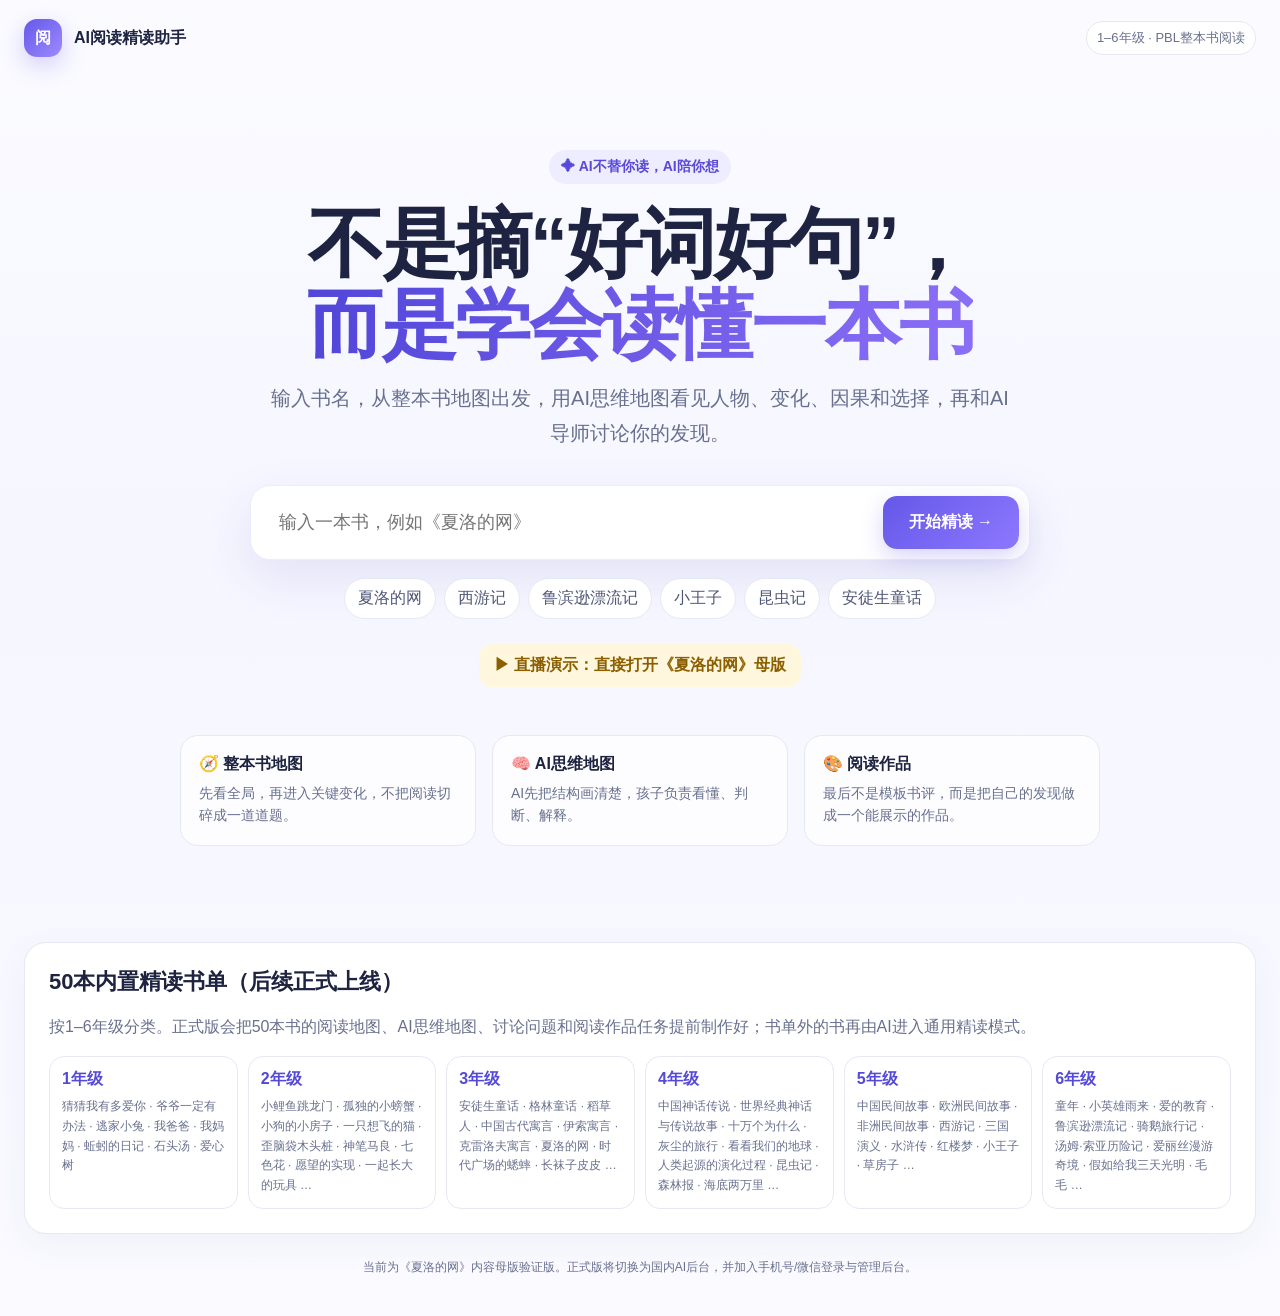
<file: index.html>
<!doctype html>
<html lang="zh-CN">
<head>
<meta charset="utf-8" />
<meta name="viewport" content="width=device-width,initial-scale=1" />
<title>AI阅读精读助手｜整本书·AI思维地图·阅读作品</title>
<meta name="description" content="面向小学1-6年级的AI整本书阅读助手。不是摘好词好句，而是用思维工具读懂一本书。" />
<script src="https://js.puter.com/v2/"></script>
<link rel="stylesheet" href="style.css">
<link rel="stylesheet" href="mother.css">
</head>
<body>
<div class="wrap">
  <div class="top"><div class="brand"><span class="logo">阅</span><span>AI阅读精读助手</span></div><div class="tag">1–6年级 · PBL整本书阅读</div></div>
  <section id="home" class="hero">
    <div class="eyebrow">✦ AI不替你读，AI陪你想</div>
    <h1>不是摘“好词好句”，<br><span class="grad">而是学会读懂一本书</span></h1>
    <p>输入书名，从整本书地图出发，用AI思维地图看见人物、变化、因果和选择，再和AI导师讨论你的发现。</p>
    <form class="searchBox" id="bookForm"><input id="bookInput" autocomplete="off" placeholder="输入一本书，例如《夏洛的网》" /><button class="primary" id="startBtn">开始精读 →</button></form>
    <div class="chips" id="chips"></div>
    <button class="demo" id="demoBtn">▶ 直播演示：直接打开《夏洛的网》母版</button>
    <div id="homeError" class="error"></div>
    <div class="proof">
      <div><b>🧭 整本书地图</b><span>先看全局，再进入关键变化，不把阅读切碎成一道道题。</span></div>
      <div><b>🧠 AI思维地图</b><span>AI先把结构画清楚，孩子负责看懂、判断、解释。</span></div>
      <div><b>🎨 阅读作品</b><span>最后不是模板书评，而是把自己的发现做成一个能展示的作品。</span></div>
    </div>
  </section>

  <section id="workspace" class="workspace">
    <div class="bookhead">
      <div class="booktitle"><div style="opacity:.72;font-size:13px">我的整本书阅读</div><h2 id="bookTitle">—</h2><div class="bookmeta"><span class="pill" id="authorPill">作者：—</span><span class="pill" id="genrePill">体裁：—</span><span class="pill" id="difficultyPill">难度：—</span><span class="pill" id="confidencePill">识别：—</span></div></div>
      <div class="headright"><label>阅读年级 <select id="gradeSelect"><option value="1">1年级</option><option value="2">2年级</option><option value="3">3年级</option><option value="4">4年级</option><option value="5">5年级</option><option value="6">6年级</option></select></label><button class="ghostLight" id="restartBtn">换一本书</button></div>
    </div>
    <div class="layout">
      <main class="main">
        <div class="tabs" id="tabs">
          <button class="tab active" data-tab="intro">① 认识这本书</button><button class="tab" data-tab="map">② 整本书地图</button><button class="tab" data-tab="tools">③ AI思维地图</button><button class="tab" data-tab="discuss">④ 思维与讨论</button><button class="tab" data-tab="project">⑤ 做个阅读作品</button>
        </div>
        <section class="panel active" id="panel-intro"></section><section class="panel" id="panel-map"></section><section class="panel" id="panel-tools"></section><section class="panel" id="panel-discuss"></section><section class="panel" id="panel-project"></section>
      </main>
      <aside class="chat"><div class="chatHead"><div class="avatar">🤖</div><div><b>AI阅读导师</b><span>关于这本书，什么都可以聊</span></div></div><div class="messages" id="messages"></div><form class="chatForm" id="chatForm"><textarea id="chatInput" placeholder="把你的问题或想法告诉我…"></textarea><button class="send">➤</button></form></aside>
    </div>
  </section>

  <section class="card" id="libraryInfo"><h3>50本内置精读书单（后续正式上线）</h3><p class="muted">按1–6年级分类。正式版会把50本书的阅读地图、AI思维地图、讨论问题和阅读作品任务提前制作好；书单外的书再由AI进入通用精读模式。</p><div class="booklist" id="booklist"></div></section>
  <div class="footer">当前为《夏洛的网》内容母版验证版。正式版将切换为国内AI后台，并加入手机号/微信登录与管理后台。</div>
</div>

<div class="loading" id="loading"><div class="loaderCard"><div class="spinner"></div><b id="loadingText">正在为你搭建这本书的阅读地图…</b><div class="notice">先找结构，再用思维地图看关系，不急着找“标准答案”。</div></div></div>

<script src="data.js"></script>
<script src="app-core.js"></script>
<script src="app-ui.js"></script>

</body>
</html>
</file>
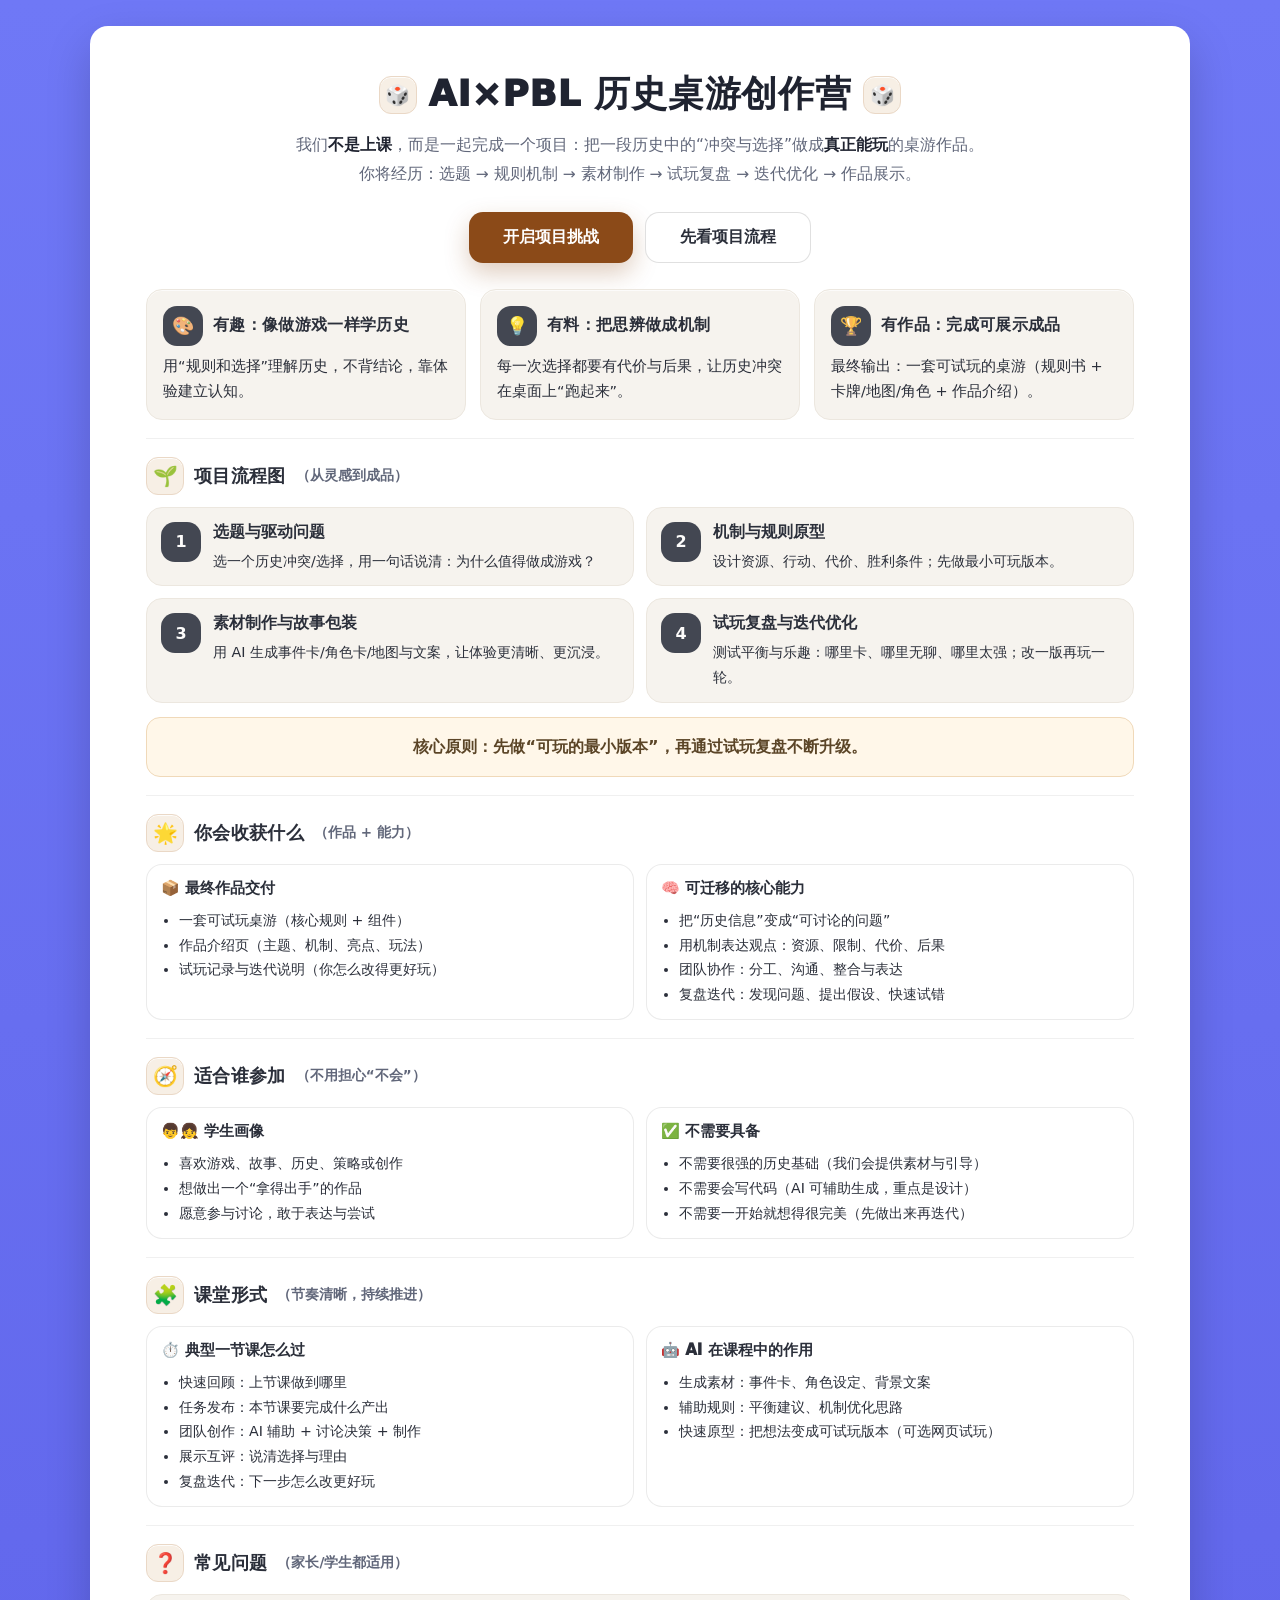
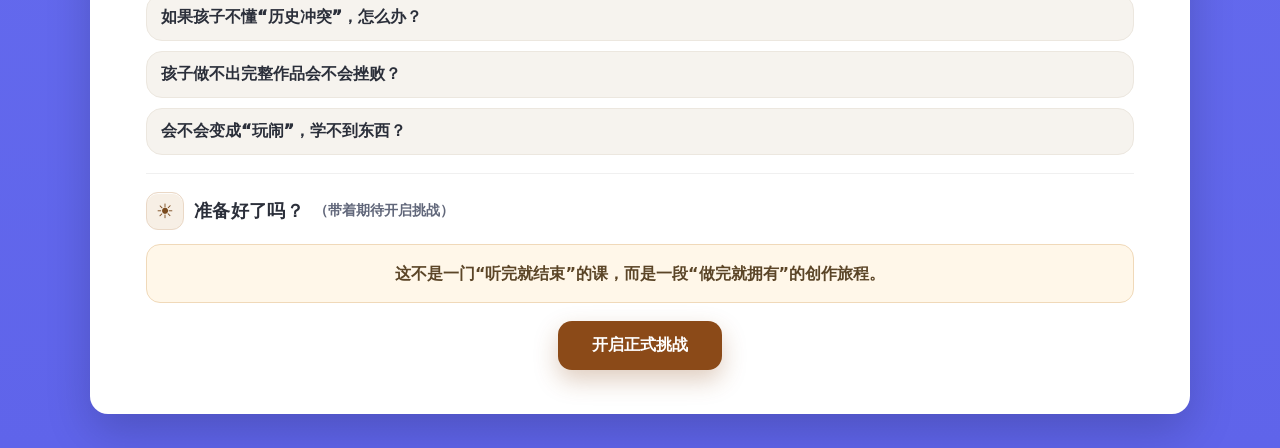
<file: 1.html>
<!doctype html>
<html lang="zh-CN">
<head>
  <meta charset="utf-8" />
  <meta name="viewport" content="width=device-width,initial-scale=1" />
  <title>AI×PBL 历史桌游创作营｜课程介绍</title>
  <style>
    :root{
      --bg1:#6f78f6;
      --bg2:#5f64ea;
      --card:#ffffff;
      --text:#1f2330;
      --muted:#61677a;

      --pillBg:#f7efe5;
      --pillBorder:#ead8c6;
      --pillText:#7a4a1d;

      --line:#ece7df;
      --soft:#f6f3ee;

      --btn:#8b4a18;
      --btnShadow: rgba(139,74,24,.28);
      --warnBg:#fff7e9;
      --warnBorder:#f0d9b9;
      --warnText:#5b4527;
    }
    *{box-sizing:border-box}
    body{
      margin:0;
      min-height:100vh;
      background: linear-gradient(180deg,var(--bg1),var(--bg2));
      font-family:"Microsoft YaHei","PingFang SC",system-ui,-apple-system,Segoe UI,Roboto,Arial,sans-serif;
      color:var(--text);
    }
    a{color:inherit}
    .wrap{
      width:min(1100px, 92vw);
      margin:0 auto;
      padding:26px 0 34px;
    }
    .card{
      background:var(--card);
      border-radius:18px;
      box-shadow:0 18px 45px rgba(0,0,0,.18);
      padding:44px 56px;
    }
    @media (max-width:720px){
      .card{padding:28px 18px}
    }

    .titleRow{
      display:flex;
      align-items:center;
      justify-content:center;
      gap:12px;
      flex-wrap:wrap;
      margin-bottom:10px;
      text-align:center;
    }
    .pillIcon{
      width:38px;height:38px;
      border-radius:12px;
      background:var(--pillBg);
      border:1px solid var(--pillBorder);
      display:grid;
      place-items:center;
      color:var(--pillText);
      box-shadow: inset 0 1px 0 rgba(255,255,255,.8);
      user-select:none;
      font-size:20px;
      line-height:1;
    }
    h1{
      margin:0;
      font-size:36px;
      font-weight:1000;
      letter-spacing:.02em;
      word-break:break-word;
    }
    .sub{
      margin:12px auto 0;
      max-width:920px;
      text-align:center;
      line-height:1.9;
      font-size:15.5px;
      color:var(--muted);
    }
    .sub b{color:var(--text)}

    .ctaRow{
      display:flex;
      justify-content:center;
      gap:12px;
      margin-top:22px;
      flex-wrap:wrap;
    }
    .btn{
      border:none;
      cursor:pointer;
      padding:14px 34px;
      border-radius:14px;
      background:var(--btn);
      color:#fff;
      font-weight:900;
      font-size:16px;
      box-shadow:0 10px 24px var(--btnShadow);
      transition: transform .08s ease, box-shadow .12s ease, filter .12s ease;
    }
    .btn:hover{
      transform: translateY(-1px);
      filter: brightness(1.02);
      box-shadow:0 14px 30px rgba(139,74,24,.32);
    }
    .btn:active{
      transform: translateY(0);
      box-shadow:0 8px 18px rgba(139,74,24,.26);
    }
    .btnGhost{
      background:#ffffff;
      color:#2b2f3a;
      border:1px solid rgba(0,0,0,.12);
      box-shadow:none;
    }
    .btnGhost:hover{
      transform: translateY(-1px);
      filter:none;
      box-shadow:0 10px 24px rgba(0,0,0,.10);
    }

    .grid3{
      margin-top:26px;
      display:grid;
      grid-template-columns: repeat(3, 1fr);
      gap:14px;
    }
    @media (max-width:920px){
      .grid3{grid-template-columns:1fr;gap:12px}
    }
    .tile{
      background:var(--soft);
      border:1px solid var(--line);
      border-radius:16px;
      padding:16px 16px 14px;
      text-align:left;
      box-shadow: inset 0 1px 0 rgba(255,255,255,.7);
    }
    .tileTop{
      display:flex;
      align-items:center;
      gap:10px;
      margin-bottom:6px;
    }
    .badge{
      width:40px;height:40px;
      border-radius:14px;
      background:#111827;
      color:#fff;
      display:grid;
      place-items:center;
      font-weight:900;
      opacity:.78;
      font-size:18px;
      flex:0 0 auto;
    }
    .tile h3{
      margin:0;
      font-size:16px;
      font-weight:1000;
      color:#2b2f3a;
      letter-spacing:.02em;
    }
    .tile p{
      margin:8px 0 0;
      color:#2b2f3a;
      line-height:1.75;
      font-size:14.5px;
    }

    .section{
      margin-top:18px;
      border-top:1px solid rgba(0,0,0,.06);
      padding-top:18px;
    }
    .sectionHead{
      display:flex;
      align-items:center;
      gap:10px;
      margin-bottom:12px;
      flex-wrap:wrap;
    }
    .sectionHead h2{
      margin:0;
      font-size:18px;
      font-weight:1000;
      letter-spacing:.02em;
      color:#2b2f3a;
    }
    .miniHint{
      color:var(--muted);
      font-weight:800;
      font-size:13.5px;
    }

    .steps{
      display:grid;
      grid-template-columns: 1fr 1fr;
      gap:12px;
    }
    @media (max-width:920px){
      .steps{grid-template-columns:1fr}
    }
    .step{
      background:var(--soft);
      border:1px solid var(--line);
      border-radius:16px;
      padding:14px 14px 12px;
      text-align:left;
      display:flex;
      gap:12px;
      align-items:flex-start;
    }
    .num{
      width:40px;height:40px;
      border-radius:14px;
      background:#111827;
      color:#fff;
      display:grid;
      place-items:center;
      font-weight:900;
      opacity:.78;
      flex:0 0 auto;
    }
    .stepTitle{
      margin:0;
      font-size:15.5px;
      font-weight:1000;
      color:#2b2f3a;
    }
    .stepDesc{
      margin:6px 0 0;
      color:#2b2f3a;
      line-height:1.75;
      font-size:14.2px;
    }

    .note{
      margin-top:14px;
      padding:14px 16px;
      border-radius:14px;
      background:var(--warnBg);
      border:1px solid var(--warnBorder);
      color:var(--warnText);
      line-height:1.85;
      font-weight:800;
      text-align:center;
    }

    .bullets{
      display:grid;
      grid-template-columns: 1fr 1fr;
      gap:12px;
      margin-top:12px;
    }
    @media (max-width:920px){
      .bullets{grid-template-columns:1fr}
    }
    .bulletBox{
      background:#fff;
      border:1px solid rgba(0,0,0,.08);
      border-radius:16px;
      padding:14px 14px 12px;
      text-align:left;
    }
    .bulletBox h4{
      margin:0;
      font-size:15px;
      font-weight:1000;
      color:#2b2f3a;
      display:flex;
      align-items:center;
      gap:8px;
    }
    ul{
      margin:10px 0 0;
      padding:0 0 0 18px;
      color:#2b2f3a;
      line-height:1.75;
      font-size:14.2px;
    }

    .faq{
      margin-top:12px;
      display:grid;
      gap:10px;
    }
    details{
      background:var(--soft);
      border:1px solid var(--line);
      border-radius:16px;
      padding:12px 14px;
    }
    summary{
      cursor:pointer;
      font-weight:1000;
      color:#2b2f3a;
      list-style:none;
    }
    summary::-webkit-details-marker{display:none}
    details p{
      margin:10px 0 0;
      color:#2b2f3a;
      line-height:1.75;
      font-size:14.2px;
    }

    .footerCta{
      margin-top:18px;
      display:flex;
      justify-content:center;
    }
  </style>
</head>

<body>
  <div class="wrap">
    <main class="card">
      <!-- 顶部：课程名 -->
      <div class="titleRow">
        <div class="pillIcon">🎲</div>
        <h1>AI×PBL 历史桌游创作营</h1>
        <div class="pillIcon">🎲</div>
      </div>
      <div class="sub">
        我们<b>不是上课</b>，而是一起完成一个项目：把一段历史中的“冲突与选择”做成<b>真正能玩</b>的桌游作品。<br/>
        你将经历：选题 → 规则机制 → 素材制作 → 试玩复盘 → 迭代优化 → 作品展示。
      </div>

      <div class="ctaRow">
        <button class="btn" onclick="scrollToId('signup')">开启项目挑战</button>
        <button class="btn btnGhost" onclick="scrollToId('flow')">先看项目流程</button>
      </div>

      <!-- 三个卖点 -->
      <section class="grid3" aria-label="课程亮点">
        <div class="tile">
          <div class="tileTop">
            <div class="badge">🎨</div>
            <h3>有趣：像做游戏一样学历史</h3>
          </div>
          <p>用“规则和选择”理解历史，不背结论，靠体验建立认知。</p>
        </div>

        <div class="tile">
          <div class="tileTop">
            <div class="badge">💡</div>
            <h3>有料：把思辨做成机制</h3>
          </div>
          <p>每一次选择都要有代价与后果，让历史冲突在桌面上“跑起来”。</p>
        </div>

        <div class="tile">
          <div class="tileTop">
            <div class="badge">🏆</div>
            <h3>有作品：完成可展示成品</h3>
          </div>
          <p>最终输出：一套可试玩的桌游（规则书 + 卡牌/地图/角色 + 作品介绍）。</p>
        </div>
      </section>

      <!-- 项目流程 -->
      <section class="section" id="flow">
        <div class="sectionHead">
          <div class="pillIcon">🌱</div>
          <h2>项目流程图</h2>
          <div class="miniHint">（从灵感到成品）</div>
        </div>

        <div class="steps">
          <div class="step">
            <div class="num">1</div>
            <div>
              <p class="stepTitle">选题与驱动问题</p>
              <p class="stepDesc">选一个历史冲突/选择，用一句话说清：为什么值得做成游戏？</p>
            </div>
          </div>

          <div class="step">
            <div class="num">2</div>
            <div>
              <p class="stepTitle">机制与规则原型</p>
              <p class="stepDesc">设计资源、行动、代价、胜利条件；先做最小可玩版本。</p>
            </div>
          </div>

          <div class="step">
            <div class="num">3</div>
            <div>
              <p class="stepTitle">素材制作与故事包装</p>
              <p class="stepDesc">用 AI 生成事件卡/角色卡/地图与文案，让体验更清晰、更沉浸。</p>
            </div>
          </div>

          <div class="step">
            <div class="num">4</div>
            <div>
              <p class="stepTitle">试玩复盘与迭代优化</p>
              <p class="stepDesc">测试平衡与乐趣：哪里卡、哪里无聊、哪里太强；改一版再玩一轮。</p>
            </div>
          </div>
        </div>

        <div class="note">
          核心原则：先做“可玩的最小版本”，再通过试玩复盘不断升级。
        </div>
      </section>

      <!-- 你会收获什么 -->
      <section class="section" id="gain">
        <div class="sectionHead">
          <div class="pillIcon">🌟</div>
          <h2>你会收获什么</h2>
          <div class="miniHint">（作品 + 能力）</div>
        </div>

        <div class="bullets">
          <div class="bulletBox">
            <h4>📦 最终作品交付</h4>
            <ul>
              <li>一套可试玩桌游（核心规则 + 组件）</li>
              <li>作品介绍页（主题、机制、亮点、玩法）</li>
              <li>试玩记录与迭代说明（你怎么改得更好玩）</li>
            </ul>
          </div>

          <div class="bulletBox">
            <h4>🧠 可迁移的核心能力</h4>
            <ul>
              <li>把“历史信息”变成“可讨论的问题”</li>
              <li>用机制表达观点：资源、限制、代价、后果</li>
              <li>团队协作：分工、沟通、整合与表达</li>
              <li>复盘迭代：发现问题、提出假设、快速试错</li>
            </ul>
          </div>
        </div>
      </section>

      <!-- 适合谁 -->
      <section class="section" id="who">
        <div class="sectionHead">
          <div class="pillIcon">🧭</div>
          <h2>适合谁参加</h2>
          <div class="miniHint">（不用担心“不会”）</div>
        </div>

        <div class="bullets">
          <div class="bulletBox">
            <h4>👦👧 学生画像</h4>
            <ul>
              <li>喜欢游戏、故事、历史、策略或创作</li>
              <li>想做出一个“拿得出手”的作品</li>
              <li>愿意参与讨论，敢于表达与尝试</li>
            </ul>
          </div>

          <div class="bulletBox">
            <h4>✅ 不需要具备</h4>
            <ul>
              <li>不需要很强的历史基础（我们会提供素材与引导）</li>
              <li>不需要会写代码（AI 可辅助生成，重点是设计）</li>
              <li>不需要一开始就想得很完美（先做出来再迭代）</li>
            </ul>
          </div>
        </div>
      </section>

      <!-- 课堂形式 -->
      <section class="section" id="format">
        <div class="sectionHead">
          <div class="pillIcon">🧩</div>
          <h2>课堂形式</h2>
          <div class="miniHint">（节奏清晰，持续推进）</div>
        </div>

        <div class="bullets">
          <div class="bulletBox">
            <h4>⏱️ 典型一节课怎么过</h4>
            <ul>
              <li>快速回顾：上节课做到哪里</li>
              <li>任务发布：本节课要完成什么产出</li>
              <li>团队创作：AI 辅助 + 讨论决策 + 制作</li>
              <li>展示互评：说清选择与理由</li>
              <li>复盘迭代：下一步怎么改更好玩</li>
            </ul>
          </div>

          <div class="bulletBox">
            <h4>🤖 AI 在课程中的作用</h4>
            <ul>
              <li>生成素材：事件卡、角色设定、背景文案</li>
              <li>辅助规则：平衡建议、机制优化思路</li>
              <li>快速原型：把想法变成可试玩版本（可选网页试玩）</li>
            </ul>
          </div>
        </div>
      </section>

      <!-- 常见问题 -->
      <section class="section" id="faq">
        <div class="sectionHead">
          <div class="pillIcon">❓</div>
          <h2>常见问题</h2>
          <div class="miniHint">（家长/学生都适用）</div>
        </div>

        <div class="faq">
          <details>
            <summary>如果孩子不懂“历史冲突”，怎么办？</summary>
            <p>我们会把它翻译成孩子听得懂的语言：两种都合理但不能同时选的“难选题”。并用游戏机制（资源有限、选择有代价）让他们在体验中理解。</p>
          </details>

          <details>
            <summary>孩子做不出完整作品会不会挫败？</summary>
            <p>我们用“最小可玩版本”策略：先做能跑起来的一小版，再逐步加内容。每节课都有清晰产出点，保证持续推进与可见进步。</p>
          </details>

          <details>
            <summary>会不会变成“玩闹”，学不到东西？</summary>
            <p>不会。我们把“玩”变成结构化任务：提出问题—做出选择—解释理由—承担后果—复盘迭代。学习发生在规则背后的思考与表达里。</p>
          </details>
        </div>
      </section>

      <!-- 报名/引导 -->
      <section class="section" id="signup">
        <div class="sectionHead">
          <div class="pillIcon">☀️</div>
          <h2>准备好了吗？</h2>
          <div class="miniHint">（带着期待开启挑战）</div>
        </div>

        <div class="note">
          这不是一门“听完就结束”的课，而是一段“做完就拥有”的创作旅程。
        </div>

        <div class="footerCta">
          <button class="btn" onclick="openDialog()">开启正式挑战</button>
        </div>
      </section>
    </main>
  </div>

  <script>
    function scrollToId(id){
      const el = document.getElementById(id);
      if(!el) return;
      el.scrollIntoView({behavior:"smooth", block:"start"});
    }
    function openDialog(){
      alert("开启正式挑战：\n1）选一个你最想做成游戏的历史冲突\n2）用一句话写出驱动问题\n3）开始搭建最小可玩版本！");
    }
  </script>
</body>
</html>
</file>
<file: style.css>
:root{--bg:#f6f7ff;--card:#fff;--ink:#1d2340;--muted:#68708e;--line:#e6e8f4;--p:#6558e8;--p2:#8d78ff;--warm:#ffca58;--ok:#2c9f79;--shadow:0 18px 50px rgba(67,55,160,.10);--r:22px}
*{box-sizing:border-box}html{scroll-behavior:smooth}body{margin:0;background:linear-gradient(180deg,#fbfbff 0,#f5f6ff 42%,#fafaff 100%);color:var(--ink);font-family:-apple-system,BlinkMacSystemFont,"Segoe UI","PingFang SC","Hiragino Sans GB","Microsoft YaHei",sans-serif}button,input,textarea,select{font:inherit}button{cursor:pointer}.wrap{max-width:1320px;margin:auto;padding:0 24px}.top{height:76px;display:flex;align-items:center;justify-content:space-between}.brand{display:flex;gap:12px;align-items:center;font-weight:800}.logo{width:38px;height:38px;border-radius:13px;background:linear-gradient(135deg,var(--p),#9d8bff);display:grid;place-items:center;color:white;box-shadow:0 8px 24px rgba(101,88,232,.28)}.tag{font-size:13px;color:var(--muted);border:1px solid var(--line);padding:7px 10px;border-radius:999px;background:#fff}.hero{padding:74px 0 80px;text-align:center}.eyebrow{display:inline-flex;align-items:center;gap:8px;padding:8px 12px;border-radius:999px;background:#eeecff;color:#5849d8;font-size:14px;font-weight:700}.hero h1{font-size:clamp(40px,6vw,76px);line-height:1.06;margin:20px auto 16px;letter-spacing:-2px;max-width:1000px}.grad{background:linear-gradient(90deg,#5146d9,#8b6ef6);-webkit-background-clip:text;background-clip:text;color:transparent}.hero p{font-size:20px;color:var(--muted);margin:0 auto 34px;max-width:740px;line-height:1.75}.searchBox{max-width:780px;margin:auto;background:#fff;padding:10px;display:flex;gap:10px;border-radius:20px;box-shadow:var(--shadow);border:1px solid #ececff}.searchBox input{flex:1;border:0;outline:0;padding:16px 18px;font-size:18px;min-width:0}.primary{border:0;color:white;background:linear-gradient(135deg,var(--p),var(--p2));padding:0 26px;border-radius:14px;font-weight:800;box-shadow:0 8px 22px rgba(101,88,232,.25)}.primary:disabled{opacity:.55;cursor:not-allowed}.chips{display:flex;justify-content:center;gap:8px;flex-wrap:wrap;margin-top:18px}.chip{border:1px solid var(--line);background:#fff;color:#4f5777;padding:9px 13px;border-radius:999px}.chip:hover{border-color:#bdb6ff;color:#5549d8}.demo{margin-top:25px;border:0;background:#fff7dd;color:#8b5f00;padding:11px 15px;border-radius:13px;font-weight:800}.proof{display:grid;grid-template-columns:repeat(3,1fr);gap:16px;max-width:920px;margin:48px auto 0;text-align:left}.proof div{background:rgba(255,255,255,.75);border:1px solid var(--line);padding:18px;border-radius:18px}.proof b{display:block;margin-bottom:7px}.proof span{font-size:14px;color:var(--muted);line-height:1.6}.workspace{display:none;padding:18px 0 60px}.bookhead{background:linear-gradient(135deg,#26244f,#4f46b5);color:#fff;border-radius:28px;padding:28px 30px;box-shadow:var(--shadow);display:flex;justify-content:space-between;gap:24px;align-items:flex-start}.booktitle h2{font-size:34px;margin:6px 0 11px}.bookmeta{display:flex;flex-wrap:wrap;gap:8px}.pill{padding:7px 10px;border-radius:999px;background:rgba(255,255,255,.13);font-size:13px}.headright{display:flex;gap:10px;align-items:center;flex-wrap:wrap;justify-content:flex-end}.headright select,.ghostLight{background:#fff;color:#38345d;border:0;border-radius:12px;padding:10px 12px}.ghostLight{font-weight:700}.layout{display:grid;grid-template-columns:minmax(0,1fr) 360px;gap:20px;margin-top:20px}.main{min-width:0}.tabs{display:flex;gap:7px;overflow:auto;padding:5px;background:#eceefa;border-radius:16px;position:sticky;top:10px;z-index:5}.tab{border:0;background:transparent;color:#68708e;padding:11px 14px;border-radius:11px;white-space:nowrap;font-weight:700}.tab.active{background:#fff;color:#5146d9;box-shadow:0 4px 13px rgba(0,0,0,.05)}.panel{display:none}.panel.active{display:block}.card{background:var(--card);border:1px solid var(--line);border-radius:var(--r);padding:24px;box-shadow:0 10px 35px rgba(61,57,120,.05);margin-top:16px}.card h3{margin:0 0 10px;font-size:22px}.card h4{margin:0 0 8px}.muted{color:var(--muted);line-height:1.7}.drive{background:linear-gradient(135deg,#fff9e8,#fff);border-color:#f5df9d}.drive .q{font-size:23px;font-weight:850;line-height:1.5;margin:10px 0}.kicker{font-size:12px;font-weight:900;letter-spacing:.08em;color:#7968ea;text-transform:uppercase}.map{display:grid;gap:12px}.stage{display:grid;grid-template-columns:42px 1fr;gap:14px;align-items:flex-start}.num{width:42px;height:42px;border-radius:14px;background:#efedff;color:#5b4edf;display:grid;place-items:center;font-weight:900}.stage b{display:block;margin:2px 0 5px}.stage p{margin:0;color:var(--muted);line-height:1.6}.toolGrid{display:grid;grid-template-columns:repeat(2,minmax(0,1fr));gap:14px}.toolCard{border:1px solid var(--line);border-radius:18px;padding:18px;background:#fff}.toolCard .why{font-size:14px;color:var(--muted);line-height:1.6;min-height:44px}.toolCard button{margin-top:12px}.softBtn{border:1px solid #d9d5ff;color:#5549d8;background:#f6f5ff;padding:9px 12px;border-radius:11px;font-weight:750}.toolArea{margin-top:15px;padding-top:15px;border-top:1px dashed var(--line)}.field{margin:10px 0}.field label{display:block;font-size:13px;font-weight:800;color:#535b79;margin-bottom:6px}.field textarea,.field input{width:100%;border:1px solid var(--line);border-radius:12px;padding:11px;outline:none;background:#fcfcff}.field textarea:focus,.field input:focus{border-color:#a79cff;box-shadow:0 0 0 3px #eeeaff}.cols2,.cols3,.cols4{display:grid;gap:10px}.cols2{grid-template-columns:repeat(2,1fr)}.cols3{grid-template-columns:repeat(3,1fr)}.cols4{grid-template-columns:repeat(2,1fr)}.miniBox{background:#fafaff;border:1px solid var(--line);padding:11px;border-radius:14px}.miniBox strong{display:block;font-size:13px;margin-bottom:6px}.miniBox textarea{width:100%;min-height:92px;border:0;resize:vertical;background:transparent;outline:none}.feedback{margin-top:10px;padding:12px 14px;background:#f2fbf7;border-left:4px solid var(--ok);border-radius:12px;line-height:1.7;color:#2c5f50}.question{padding:15px 17px;background:#fafaff;border:1px solid var(--line);border-radius:15px;margin:10px 0;line-height:1.6}.projectSteps{display:grid;gap:10px}.step{display:flex;gap:12px}.step i{font-style:normal;background:#eeeaff;color:#5748db;width:28px;height:28px;border-radius:9px;display:grid;place-items:center;font-weight:900;flex:0 0 auto}.rubric{display:grid;grid-template-columns:repeat(2,1fr);gap:10px}.rubric div{background:#fafaff;border:1px solid var(--line);padding:12px;border-radius:12px}.chat{position:sticky;top:10px;height:calc(100vh - 24px);min-height:620px;background:#fff;border:1px solid var(--line);border-radius:24px;display:flex;flex-direction:column;overflow:hidden;box-shadow:0 10px 35px rgba(61,57,120,.06)}.chatHead{padding:18px;border-bottom:1px solid var(--line);display:flex;align-items:center;gap:10px}.avatar{width:38px;height:38px;border-radius:14px;background:#eeecff;display:grid;place-items:center}.chatHead b{display:block}.chatHead span{font-size:12px;color:var(--muted)}.messages{flex:1;overflow:auto;padding:16px}.msg{max-width:90%;padding:11px 13px;border-radius:15px;margin:9px 0;line-height:1.65;font-size:14px;white-space:pre-wrap}.msg.ai{background:#f3f2ff;border-bottom-left-radius:5px}.msg.user{background:#5146d9;color:#fff;margin-left:auto;border-bottom-right-radius:5px}.chatForm{padding:12px;border-top:1px solid var(--line);display:flex;gap:8px}.chatForm textarea{flex:1;min-height:44px;max-height:120px;resize:none;border:1px solid var(--line);border-radius:12px;padding:10px;outline:0}.send{width:44px;border:0;border-radius:12px;background:var(--p);color:#fff;font-size:18px}.loading{display:none;position:fixed;inset:0;background:rgba(248,248,255,.82);backdrop-filter:blur(8px);z-index:50;align-items:center;justify-content:center;text-align:center}.loading.on{display:flex}.loaderCard{background:#fff;border:1px solid var(--line);border-radius:24px;padding:28px 34px;box-shadow:var(--shadow)}.spinner{width:46px;height:46px;border:4px solid #e9e6ff;border-top-color:#6657e9;border-radius:50%;animation:spin .9s linear infinite;margin:0 auto 15px}@keyframes spin{to{transform:rotate(360deg)}}.notice{font-size:12px;color:var(--muted);margin-top:10px}.error{background:#fff0f0;color:#9b3232;border:1px solid #ffd2d2;padding:12px;border-radius:12px;margin-top:12px;display:none}.booklist{display:grid;grid-template-columns:repeat(6,1fr);gap:10px;margin-top:12px}.gradecol{background:#fff;border:1px solid var(--line);border-radius:15px;padding:12px}.gradecol b{color:#5549d8}.gradecol p{font-size:12px;color:var(--muted);line-height:1.65;margin:7px 0 0}.footer{padding:25px 0 40px;color:var(--muted);font-size:12px;text-align:center}
@media(max-width:1050px){.layout{grid-template-columns:1fr}.chat{position:relative;top:0;height:620px}.toolGrid{grid-template-columns:1fr}.booklist{grid-template-columns:repeat(3,1fr)}}
@media(max-width:700px){.wrap{padding:0 14px}.hero{padding:48px 0}.hero h1{letter-spacing:-1px}.hero p{font-size:17px}.searchBox{flex-direction:column}.searchBox .primary{height:52px}.proof{grid-template-columns:1fr}.bookhead{flex-direction:column}.headright{justify-content:flex-start}.booktitle h2{font-size:28px}.tabs{top:4px}.card{padding:18px}.toolGrid,.cols3,.cols4,.cols2,.rubric{grid-template-columns:1fr}.booklist{grid-template-columns:1fr 1fr}.chat{min-height:560px;height:70vh}}
</file>
<file: mother.css>
.authorCard{overflow:hidden}.authorHeader{display:flex;gap:18px;align-items:center;padding-bottom:18px;border-bottom:1px solid var(--line)}.authorAvatar{width:72px;height:72px;border-radius:22px;background:linear-gradient(135deg,#ebe7ff,#fff4d6);display:grid;place-items:center;font-weight:900;color:#5448d6;font-size:22px;flex:0 0 auto}.authorHeader h3{margin:4px 0 6px}.authorHeader h3 small{font-size:13px;color:var(--muted);font-weight:700}.authorHeader p{margin:0;color:var(--muted)}.authorGrid{display:grid;grid-template-columns:1fr 2fr;gap:12px;margin-top:16px}.authorGrid>div{background:#fafaff;border:1px solid var(--line);border-radius:16px;padding:16px}.authorGrid b{display:block;margin-bottom:8px}.authorGrid p{margin:0;color:var(--muted);line-height:1.75}.storySpan{grid-column:1/-1}.readingClue{margin-top:12px;padding:12px 14px;background:#fff8df;border:1px solid #f2dda0;border-radius:13px;color:#6f5716;line-height:1.7}.thoughtIntro{background:linear-gradient(135deg,#fff,#f6f3ff)}.modelCard{padding:26px}.modelTop{display:flex;justify-content:space-between;gap:15px;align-items:flex-start}.modelBadge{background:#eeeaff;color:#5549d8;border:1px solid #dad4ff;border-radius:999px;padding:7px 11px;font-size:12px;font-weight:800}.modelExplain{display:grid;grid-template-columns:1fr 1fr;gap:12px;margin:18px 0}.modelExplain>div{background:#f8f9ff;border:1px solid var(--line);border-radius:15px;padding:14px}.modelExplain b,.modelExplain span{display:block}.modelExplain span{font-size:14px;color:var(--muted);line-height:1.7;margin-top:5px}.bubbleMap{display:grid;grid-template-columns:1fr .9fr 1fr;gap:18px;align-items:center;padding:25px 18px;background:linear-gradient(180deg,#fbfbff,#f7f8ff);border:1px solid var(--line);border-radius:22px;overflow:hidden}.bubbleSide,.bubbleCommon{display:flex;flex-direction:column;align-items:center;gap:9px}.personBubble{width:116px;height:116px;border-radius:50%;display:grid;place-items:center;align-content:center;font-size:28px;font-weight:900;box-shadow:0 12px 28px rgba(49,44,115,.09)}.personBubble b{font-size:16px;margin-top:3px}.personBubble.pig{background:#fff0f3;border:2px solid #ffd7df}.personBubble.spider{background:#eeeaff;border:2px solid #d9d2ff}.bubbleSide span,.bubbleCommon span{width:100%;text-align:center;padding:9px 10px;border-radius:999px;font-size:13px;line-height:1.45}.bubbleSide.left span{background:#fff5f7;border:1px solid #ffe0e5}.bubbleSide.right span{background:#f3f0ff;border:1px solid #dfd9ff}.bubbleCommon{position:relative}.commonTitle{font-weight:900;color:#755e10;background:#fff1bd;border:1px solid #f1d36b;border-radius:999px;padding:8px 13px}.bubbleCommon span{background:#fff9e8;border:1px solid #f4dfa5}.thinkBox{margin-top:18px;background:#fcfcff;border:1px solid var(--line);border-radius:18px;padding:16px}.thinkBox p{margin:7px 0 12px;color:#343a5a}.choiceRow{display:flex;gap:8px;flex-wrap:wrap}.choiceBtn{border:1px solid #dcd9ef;background:#fff;color:#535b79;border-radius:999px;padding:9px 12px}.choiceBtn:hover,.choiceBtn.picked{background:#eeeaff;color:#5146d9;border-color:#bdb5ff}.talkBtn{margin-top:12px;border:0;background:transparent;color:#5649d8;font-weight:800;padding:4px 0}.relationMap{display:grid;grid-template-columns:1fr 1fr 1.1fr 1fr 1fr;gap:10px;align-items:center;background:linear-gradient(180deg,#fafaff,#f6f7ff);border:1px solid var(--line);border-radius:22px;padding:25px 16px}.relationNode{min-height:130px;background:#fff;border:1px solid var(--line);border-radius:18px;padding:13px;display:flex;flex-direction:column;justify-content:center;text-align:center;box-shadow:0 8px 24px rgba(55,49,120,.05);position:relative}.relationNode b{font-size:16px;margin-bottom:8px}.relationNode span{font-size:12px;color:var(--muted);line-height:1.6}.relationCenter{width:150px;height:150px;border-radius:50%;margin:auto;background:linear-gradient(135deg,#fff1f4,#fff);border:2px solid #ffd9e1;display:grid;place-items:center;align-content:center;font-size:34px;box-shadow:0 12px 30px rgba(104,55,78,.08)}.relationCenter b{font-size:18px;margin-top:4px}.relationCenter small{font-size:11px;color:var(--muted);margin-top:3px}.discussionCard{transition:.2s}.discussionCard:hover{border-color:#cfc9ff;box-shadow:0 7px 18px rgba(92,78,203,.07)}.discussionCard.activeQ{border-color:#9387ff;background:#f8f6ff}.qLine{display:grid;grid-template-columns:40px 1fr;gap:4px;align-items:flex-start}.qLine b{color:#5448d6}.qActions{display:flex;gap:10px;align-items:center;margin-top:11px;padding-left:40px}.doneMark{font-size:12px;color:var(--ok);font-weight:800}.projectHero{background:linear-gradient(135deg,#fff8df,#fff);border-color:#f2dea5}.projectHero p{color:var(--muted);line-height:1.7}.finalLook{margin-top:12px;background:#fff;border:1px solid #f1dfab;border-radius:13px;padding:12px}.actionChoices{display:grid;gap:9px}.actionChoice{border:1px solid var(--line);background:#fafaff;border-radius:14px;padding:13px 14px;text-align:left;color:#373d5c;display:flex;gap:10px;align-items:flex-start}.actionChoice span{color:#6457e8;font-weight:900}.actionChoice.picked{background:#f2efff;border-color:#bfb6ff}.projectReason{width:100%;min-height:120px;border:1px solid var(--line);border-radius:14px;padding:14px;resize:vertical;outline:none}.projectReason:focus{border-color:#9e94ff;box-shadow:0 0 0 3px #eeeaff}.projectBtn{padding:13px 18px}.posterPreview{margin-top:18px;border-radius:22px;background:linear-gradient(135deg,#26244f,#5149b9);color:white;padding:26px;box-shadow:var(--shadow)}.posterEyebrow{font-size:12px;opacity:.7;letter-spacing:.08em}.posterPreview h3{font-size:28px;margin:6px 0}.posterQuestion{font-size:18px;color:#ffdf82;margin:10px 0 18px}.posterActions{display:grid;gap:10px}.posterActions>div{display:flex;gap:11px;align-items:flex-start;background:rgba(255,255,255,.10);border:1px solid rgba(255,255,255,.14);border-radius:14px;padding:12px}.posterActions i{font-style:normal;width:25px;height:25px;border-radius:8px;background:#fff;color:#5149b9;display:grid;place-items:center;font-weight:900;flex:0 0 auto}.posterReason{margin-top:14px;padding-top:14px;border-top:1px solid rgba(255,255,255,.18);line-height:1.7}.chatQuick{display:flex;gap:7px;flex-wrap:wrap;margin-top:9px}.chatQuick button{border:1px solid var(--line);background:#fff;color:#5d6482;border-radius:999px;padding:7px 9px;font-size:12px}.chatQuick button:hover{border-color:#bdb5ff;color:#5549d8}
@media(max-width:1050px){.relationMap{grid-template-columns:repeat(2,1fr)}.relationCenter{grid-column:1/-1;grid-row:1}.authorGrid{grid-template-columns:1fr}}
@media(max-width:700px){.modelExplain,.bubbleMap,.relationMap{grid-template-columns:1fr}.bubbleMap{gap:12px}.relationCenter{grid-column:auto;grid-row:auto}.authorHeader{align-items:flex-start}.authorGrid{grid-template-columns:1fr}.choiceRow{flex-direction:column}.choiceBtn{text-align:left}.qActions{padding-left:0;flex-wrap:wrap}}
</file>
